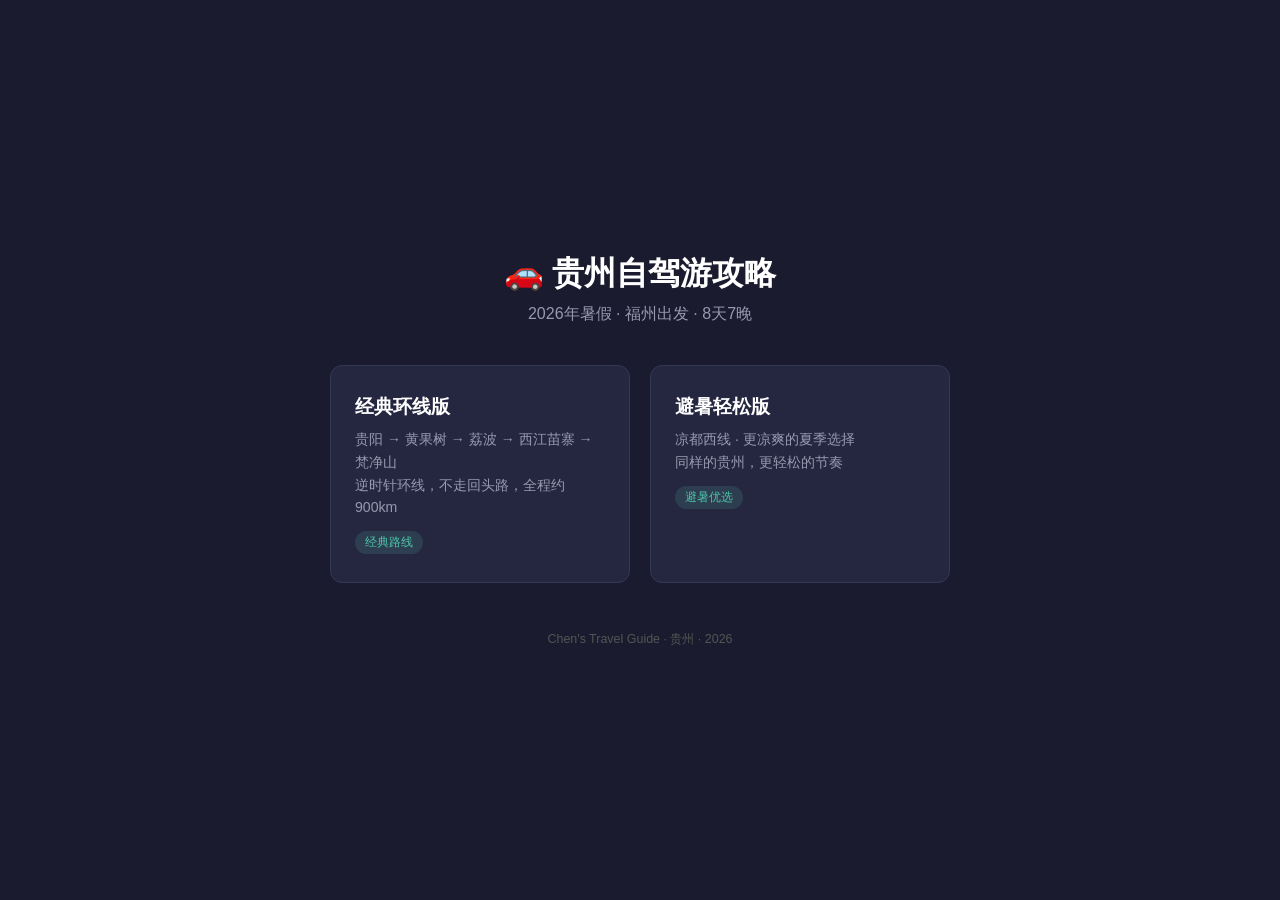
<file: travel/index.html>
<!DOCTYPE html>
<html lang="zh-CN">
<head>
<meta charset="UTF-8">
<meta name="viewport" content="width=device-width, initial-scale=1.0">
<title>贵州自驾游攻略</title>
<style>
  :root {
    --bg: #1a1b2e;
    --card: #252740;
    --accent: #4fc3a8;
    --text: #d0d0dc;
    --text-secondary: #9898b0;
    --border: #353855;
  }
  * { margin:0; padding:0; box-sizing:border-box; }
  body {
    font-family: -apple-system, BlinkMacSystemFont, "Segoe UI", "PingFang SC", "Microsoft YaHei", sans-serif;
    background: var(--bg);
    color: var(--text);
    min-height: 100vh;
    display: flex;
    flex-direction: column;
    align-items: center;
    justify-content: center;
    padding: 24px;
  }
  h1 {
    font-size: 2rem;
    color: #fff;
    margin-bottom: 8px;
  }
  .subtitle {
    color: var(--text-secondary);
    margin-bottom: 40px;
  }
  .cards {
    display: flex;
    gap: 20px;
    flex-wrap: wrap;
    justify-content: center;
    max-width: 700px;
  }
  .card {
    background: var(--card);
    border: 1px solid var(--border);
    border-radius: 12px;
    padding: 28px 24px;
    width: 300px;
    text-decoration: none;
    color: var(--text);
    transition: all 0.2s;
  }
  .card:hover {
    border-color: var(--accent);
    transform: translateY(-2px);
    box-shadow: 0 8px 24px rgba(0,0,0,0.3);
  }
  .card h2 {
    font-size: 1.2rem;
    color: #fff;
    margin-bottom: 8px;
  }
  .card p {
    font-size: .88rem;
    color: var(--text-secondary);
    line-height: 1.6;
  }
  .card .tag {
    display: inline-block;
    font-size: .76rem;
    background: rgba(79, 195, 168, 0.15);
    color: var(--accent);
    padding: 3px 10px;
    border-radius: 12px;
    margin-top: 12px;
  }
  footer {
    margin-top: 48px;
    color: #555;
    font-size: .78rem;
  }
</style>
</head>
<body>
  <h1>🚗 贵州自驾游攻略</h1>
  <p class="subtitle">2026年暑假 · 福州出发 · 8天7晚</p>

  <div class="cards">
    <a href="贵州自驾游攻略.html" class="card">
      <h2>经典环线版</h2>
      <p>贵阳 → 黄果树 → 荔波 → 西江苗寨 → 梵净山<br>逆时针环线，不走回头路，全程约900km</p>
      <span class="tag">经典路线</span>
    </a>
    <a href="贵州避暑轻松自驾游攻略.html" class="card">
      <h2>避暑轻松版</h2>
      <p>凉都西线 · 更凉爽的夏季选择<br>同样的贵州，更轻松的节奏</p>
      <span class="tag">避暑优选</span>
    </a>
  </div>

  <footer>
    <p>Chen's Travel Guide · 贵州 · 2026</p>
  </footer>
</body>
</html>
</file>
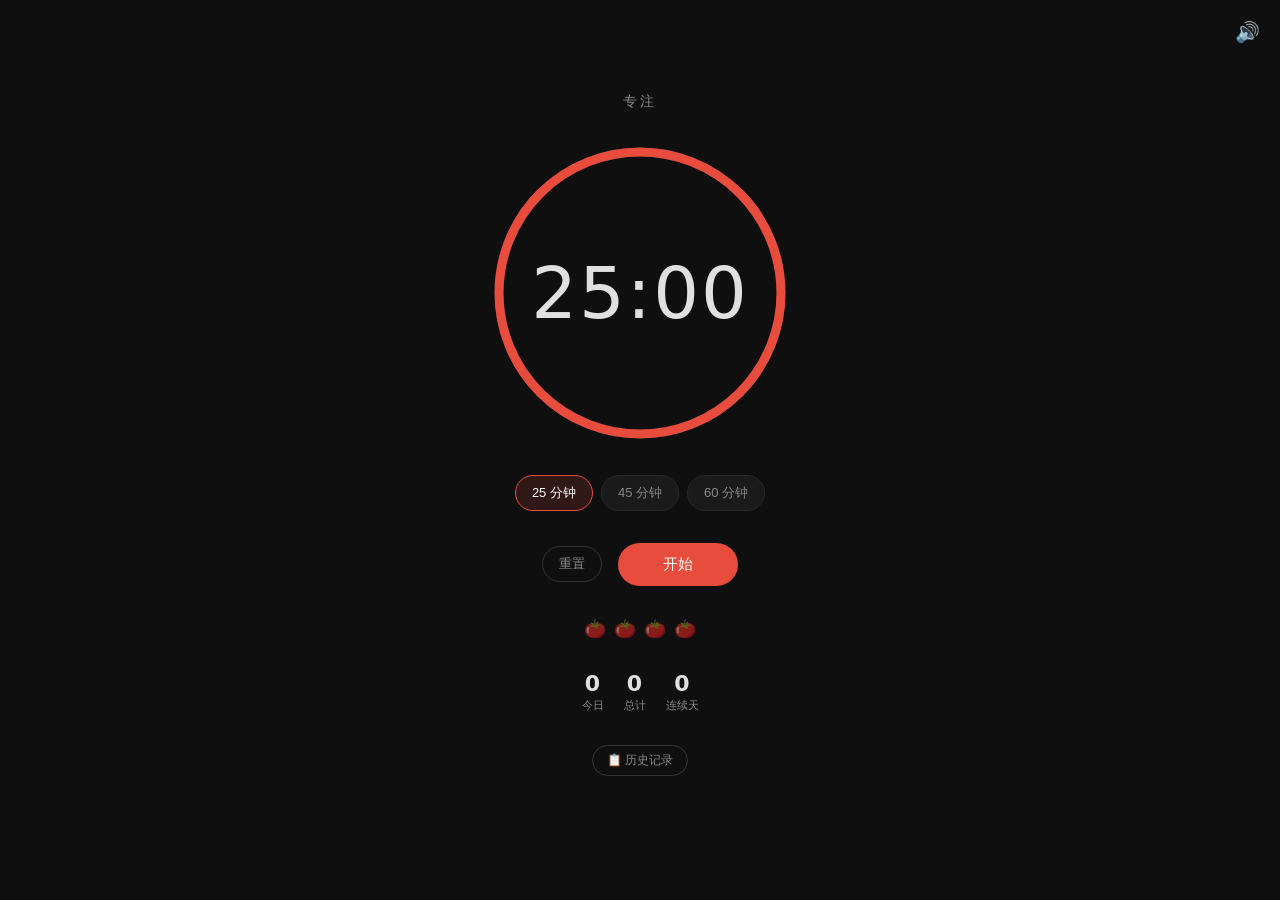
<file: pomodoro.html>
<!DOCTYPE html>
<html lang="zh-CN">
<head>
<meta charset="UTF-8">
<meta name="viewport" content="width=device-width, initial-scale=1.0">
<title>番茄钟</title>
<style>
  :root {
    --bg: #0f0f0f;
    --surface: #1a1a1a;
    --text: #e0e0e0;
    --text-secondary: #888;
    --work: #e74c3c;
    --work-glow: rgba(231, 76, 60, 0.3);
    --short-break: #2ecc71;
    --short-break-glow: rgba(46, 204, 113, 0.3);
    --long-break: #3498db;
    --long-break-glow: rgba(52, 152, 219, 0.3);
    --ring-track: #2a2a2a;
  }

  * { margin: 0; padding: 0; box-sizing: border-box; }

  body {
    font-family: -apple-system, BlinkMacSystemFont, 'Segoe UI', system-ui, sans-serif;
    background: var(--bg);
    color: var(--text);
    display: flex;
    justify-content: center;
    align-items: center;
    min-height: 100vh;
    user-select: none;
    -webkit-user-select: none;
  }

  .app {
    display: flex;
    flex-direction: column;
    align-items: center;
    gap: 32px;
    padding: 40px 32px;
    max-width: 420px;
    width: 100%;
  }

  .mode-label {
    font-size: 14px;
    font-weight: 500;
    letter-spacing: 3px;
    text-transform: uppercase;
    color: var(--text-secondary);
    transition: color 0.4s;
  }

  .timer-container {
    position: relative;
    width: 300px;
    height: 300px;
    display: flex;
    align-items: center;
    justify-content: center;
  }

  .timer-ring {
    position: absolute;
    width: 100%;
    height: 100%;
    transform: rotate(-90deg);
  }

  .timer-ring .track {
    fill: none;
    stroke: var(--ring-track);
    stroke-width: 6;
  }

  .timer-ring .progress {
    fill: none;
    stroke: var(--work);
    stroke-width: 6;
    stroke-linecap: round;
    transition: stroke 0.4s, stroke-dashoffset 0.3s linear;
  }

  .time-display {
    font-size: 72px;
    font-weight: 300;
    font-variant-numeric: tabular-nums;
    letter-spacing: 2px;
    z-index: 1;
  }

  .controls {
    display: flex;
    gap: 16px;
    align-items: center;
  }

  .btn {
    border: none;
    cursor: pointer;
    font-size: 15px;
    font-weight: 500;
    border-radius: 50px;
    padding: 12px 32px;
    transition: all 0.2s;
    outline: none;
  }

  .btn:active { transform: scale(0.96); }

  .btn-primary {
    background: var(--work);
    color: #fff;
    min-width: 120px;
  }
  .btn-primary:hover { filter: brightness(1.1); }

  .btn-ghost {
    background: transparent;
    color: var(--text-secondary);
    border: 1px solid #333;
  }
  .btn-ghost:hover { color: var(--text); border-color: #555; }

  .btn-sm {
    font-size: 13px;
    padding: 8px 16px;
    border-radius: 20px;
  }

  .presets {
    display: flex;
    gap: 8px;
  }

  .preset {
    background: var(--surface);
    border: 1px solid #2a2a2a;
    color: var(--text-secondary);
    cursor: pointer;
    font-size: 13px;
    padding: 8px 16px;
    border-radius: 20px;
    transition: all 0.2s;
  }
  .preset:hover { color: var(--text); border-color: #444; }
  .preset.active { color: #fff; border-color: var(--work); background: rgba(231, 76, 60, 0.15); }

  .session-tracker {
    display: flex;
    gap: 8px;
    font-size: 18px;
    opacity: 0.5;
  }
  .session-tracker .done { opacity: 1; }

  .sound-toggle {
    position: fixed;
    top: 20px;
    right: 20px;
    background: none;
    border: none;
    color: var(--text-secondary);
    font-size: 20px;
    cursor: pointer;
    transition: color 0.2s;
  }
  .sound-toggle:hover { color: var(--text); }

  .notification-banner {
    position: fixed;
    top: -80px;
    left: 50%;
    transform: translateX(-50%);
    background: var(--surface);
    border: 1px solid #333;
    border-radius: 12px;
    padding: 14px 28px;
    font-size: 14px;
    color: var(--text);
    transition: top 0.4s ease;
    z-index: 100;
    box-shadow: 0 8px 32px rgba(0,0,0,0.5);
  }
  .notification-banner.show { top: 24px; }

  @keyframes pulse {
    0%, 100% { opacity: 0.6; }
    50% { opacity: 1; }
  }
  .timer-running .time-display { animation: pulse 2s ease-in-out infinite; }

  .stats-bar {
    display: flex;
    gap: 20px;
    font-size: 13px;
    color: var(--text-secondary);
  }
  .stats-bar .stat { text-align: center; }
  .stats-bar .stat-value { font-size: 22px; font-weight: 600; color: var(--text); }
  .stats-bar .stat-label { font-size: 11px; margin-top: 2px; }

  .history-toggle {
    background: none;
    border: 1px solid #333;
    color: var(--text-secondary);
    cursor: pointer;
    font-size: 12px;
    padding: 6px 14px;
    border-radius: 16px;
    transition: all 0.2s;
  }
  .history-toggle:hover { color: var(--text); border-color: #555; }

  .history-panel {
    width: 100%;
    max-height: 0;
    overflow: hidden;
    transition: max-height 0.35s ease;
  }
  .history-panel.open { max-height: 400px; }

  .history-list {
    background: var(--surface);
    border: 1px solid #2a2a2a;
    border-radius: 12px;
    padding: 16px;
    max-height: 260px;
    overflow-y: auto;
    font-size: 13px;
  }
  .history-list::-webkit-scrollbar { width: 4px; }
  .history-list::-webkit-scrollbar-thumb { background: #333; border-radius: 2px; }

  .history-item {
    display: flex;
    justify-content: space-between;
    align-items: center;
    padding: 8px 0;
    border-bottom: 1px solid #1f1f1f;
    color: var(--text-secondary);
  }
  .history-item:last-child { border-bottom: none; }
  .history-item .date { color: var(--text); }
  .history-empty { text-align: center; color: #555; padding: 20px 0; }

  .history-clear {
    background: none;
    border: none;
    color: #555;
    cursor: pointer;
    font-size: 12px;
    margin-top: 10px;
    float: right;
  }
  .history-clear:hover { color: var(--work); }
</style>
</head>
<body>

<button class="sound-toggle" id="soundToggle" title="声音">🔊</button>
<div class="notification-banner" id="banner"></div>

<div class="app" id="app">
  <div class="mode-label" id="modeLabel">专注</div>

  <div class="timer-container">
    <svg class="timer-ring" viewBox="0 0 200 200">
      <circle class="track" cx="100" cy="100" r="94"/>
      <circle class="progress" id="progressRing" cx="100" cy="100" r="94"
              stroke-dasharray="590.62" stroke-dashoffset="0"/>
    </svg>
    <div class="time-display" id="timeDisplay">25:00</div>
  </div>

  <div class="presets" id="presets">
    <button class="preset active" data-minutes="25">25 分钟</button>
    <button class="preset" data-minutes="45">45 分钟</button>
    <button class="preset" data-minutes="60">60 分钟</button>
  </div>

  <div class="controls">
    <button class="btn btn-ghost btn-sm" id="resetBtn" disabled>重置</button>
    <button class="btn btn-primary" id="startBtn">开始</button>
    <button class="btn btn-ghost btn-sm" id="skipBtn" style="display:none">跳过</button>
  </div>

  <div class="session-tracker" id="sessionTracker"></div>

  <div class="stats-bar" id="statsBar">
    <div class="stat"><div class="stat-value" id="statToday">0</div><div class="stat-label">今日</div></div>
    <div class="stat"><div class="stat-value" id="statTotal">0</div><div class="stat-label">总计</div></div>
    <div class="stat"><div class="stat-value" id="statStreak">0</div><div class="stat-label">连续天</div></div>
  </div>

  <button class="history-toggle" id="historyToggle">📋 历史记录</button>

  <div class="history-panel" id="historyPanel">
    <div class="history-list" id="historyList">
      <div class="history-empty">还没有完成过番茄 🍅</div>
    </div>
    <button class="history-clear" id="historyClear">清除记录</button>
  </div>
</div>

<script>
const CIRCUMFERENCE = 2 * Math.PI * 94; // ~590.62

const TIMERS = {
  work: 25 * 60,
  shortBreak: 5 * 60,
  longBreak: 15 * 60,
};

const LABELS = {
  work: '专注',
  shortBreak: '短休息',
  longBreak: '长休息',
};

let state = {
  mode: 'work',
  timeLeft: TIMERS.work,
  totalTime: TIMERS.work,
  running: false,
  sessions: 0,
  soundOn: true,
  preset: 25,
};

let intervalId = null;
let audioCtx = null;

const $ = (sel) => document.querySelector(sel);
const timeDisplay = $('#timeDisplay');
const progressRing = $('#progressRing');
const startBtn = $('#startBtn');
const resetBtn = $('#resetBtn');
const skipBtn = $('#skipBtn');
const modeLabel = $('#modeLabel');
const sessionTracker = $('#sessionTracker');
const soundToggle = $('#soundToggle');
const banner = $('#banner');
const app = $('#app');
const presetsContainer = $('#presets');

// ── 历史记录 DOM 引用 ──
const statToday = $('#statToday');
const statTotal = $('#statTotal');
const statStreak = $('#statStreak');
const historyToggle = $('#historyToggle');
const historyPanel = $('#historyPanel');
const historyList = $('#historyList');
const historyClear = $('#historyClear');

// ── 历史记录 & 统计 ──
const HISTORY_KEY = 'pomodoro_history';
const MAX_HISTORY = 100;

const HistoryManager = {
  getAll() {
    try {
      return JSON.parse(localStorage.getItem(HISTORY_KEY)) || [];
    } catch { return []; }
  },

  add(entry) {
    const list = this.getAll();
    list.unshift(entry);
    if (list.length > MAX_HISTORY) list.length = MAX_HISTORY;
    localStorage.setItem(HISTORY_KEY, JSON.stringify(list));
  },

  clear() {
    localStorage.removeItem(HISTORY_KEY);
  },

  stats() {
    const list = this.getAll();
    const today = new Date().toISOString().slice(0, 10);
    const todayCount = list.filter(e => e.date === today).length;

    let streak = 0;
    const dates = [...new Set(list.map(e => e.date))].sort().reverse();
    // Start from today if we have entries, otherwise from yesterday
    const start = dates[0] === today ? 0 : 1;
    const now = new Date();
    for (let i = 0, d = start; i < dates.length; i++, d++) {
      const expected = new Date(now);
      expected.setDate(expected.getDate() - d);
      if (dates[i] === expected.toISOString().slice(0, 10)) {
        streak++;
      } else break;
    }

    return { todayCount, total: list.length, streak };
  },
};

function updateStats() {
  const { todayCount, total, streak } = HistoryManager.stats();
  statToday.textContent = todayCount;
  statTotal.textContent = total;
  statStreak.textContent = streak;
}

function renderHistory() {
  const list = HistoryManager.getAll();
  if (list.length === 0) {
    historyList.innerHTML = '<div class="history-empty">还没有完成过番茄 🍅</div>';
    return;
  }
  historyList.innerHTML = list.map(e =>
    `<div class="history-item">
      <span class="date">${e.date}</span>
      <span>${e.time} · ${e.duration}分钟 · 🍅</span>
    </div>`
  ).join('');
}

function recordSession() {
  const now = new Date();
  HistoryManager.add({
    date: now.toISOString().slice(0, 10),
    time: `${String(now.getHours()).padStart(2, '0')}:${String(now.getMinutes()).padStart(2, '0')}`,
    duration: state.preset,
    mode: 'work',
  });
  updateStats();
  renderHistory();
}

let historyOpen = false;
historyToggle.addEventListener('click', () => {
  historyOpen = !historyOpen;
  historyPanel.classList.toggle('open', historyOpen);
  historyToggle.textContent = historyOpen ? '📋 收起' : '📋 历史记录';
  renderHistory();
});

historyClear.addEventListener('click', () => {
  if (confirm('确定要清除所有历史记录吗？')) {
    HistoryManager.clear();
    updateStats();
    renderHistory();
  }
});

function formatTime(seconds) {
  const m = Math.floor(seconds / 60);
  const s = seconds % 60;
  return `${String(m).padStart(2, '0')}:${String(s).padStart(2, '0')}`;
}

function updateDisplay() {
  timeDisplay.textContent = formatTime(state.timeLeft);
  const fraction = state.timeLeft / state.totalTime;
  const offset = CIRCUMFERENCE * (1 - fraction);
  progressRing.setAttribute('stroke-dashoffset', offset);

  const colors = {
    work: 'var(--work)',
    shortBreak: 'var(--short-break)',
    longBreak: 'var(--long-break)',
  };
  progressRing.style.stroke = colors[state.mode];
  startBtn.style.background = colors[state.mode];
  app.className = state.running ? 'app timer-running' : 'app';

  // Highlight active preset
  document.querySelectorAll('.preset').forEach(p => {
    p.classList.toggle('active', Number(p.dataset.minutes) === state.preset);
  });
}

function updateModeUI() {
  modeLabel.textContent = LABELS[state.mode];
  const glowColors = {
    work: 'var(--work-glow)',
    shortBreak: 'var(--short-break-glow)',
    longBreak: 'var(--long-break-glow)',
  };
  document.body.style.setProperty('--current-glow', glowColors[state.mode]);
}

function updateSessionTracker() {
  let html = '';
  const total = Math.floor(state.sessions / 4) * 4 + 4;
  for (let i = 0; i < 4; i++) {
    const done = i < (state.sessions % 4);
    html += `<span class="${done ? 'done' : ''}">🍅</span>`;
  }
  sessionTracker.innerHTML = html;
}

function playSound() {
  if (!state.soundOn) return;
  if (!audioCtx) audioCtx = new (window.AudioContext || window.webkitAudioContext)();

  const now = audioCtx.currentTime;
  [0, 0.15, 0.3].forEach((delay, i) => {
    const osc = audioCtx.createOscillator();
    const gain = audioCtx.createGain();
    osc.connect(gain);
    gain.connect(audioCtx.destination);
    osc.frequency.value = i === 0 ? 880 : i === 1 ? 1100 : 660;
    osc.type = 'sine';
    gain.gain.setValueAtTime(0.3, now + delay);
    gain.gain.exponentialRampToValueAtTime(0.01, now + delay + 0.3);
    osc.start(now + delay);
    osc.stop(now + delay + 0.3);
  });
}

function notify(title, body) {
  playSound();

  banner.textContent = `${title} — ${body}`;
  banner.classList.add('show');
  setTimeout(() => banner.classList.remove('show'), 3000);

  if (Notification.permission === 'granted') {
    new Notification(title, { body, icon: 'data:image/svg+xml,<svg xmlns="http://www.w3.org/2000/svg" viewBox="0 0 100 100"><text y=".9em" font-size="90">🍅</text></svg>' });
  } else if (Notification.permission === 'default') {
    Notification.requestPermission();
  }
}

function stopTimer() {
  clearInterval(intervalId);
  intervalId = null;
  state.running = false;
  startBtn.textContent = '开始';
  resetBtn.disabled = false;
  skipBtn.style.display = 'none';
  updateDisplay();
}

function startTimer() {
  if (state.running) {
    // Pause
    stopTimer();
    startBtn.textContent = '继续';
    return;
  }

  state.running = true;
  startBtn.textContent = '暂停';
  resetBtn.disabled = true;
  if (state.mode !== 'work') {
    skipBtn.style.display = '';
  }
  updateDisplay();

  intervalId = setInterval(() => {
    state.timeLeft--;
    updateDisplay();

    if (state.timeLeft <= 0) {
      clearInterval(intervalId);
      state.running = false;

      if (state.mode === 'work') {
        state.sessions++;
        recordSession();
        updateSessionTracker();

        if (state.sessions % 4 === 0) {
          state.mode = 'longBreak';
          state.timeLeft = TIMERS.longBreak;
          state.totalTime = TIMERS.longBreak;
        } else {
          state.mode = 'shortBreak';
          state.timeLeft = TIMERS.shortBreak;
          state.totalTime = TIMERS.shortBreak;
        }
        notify('工作完成！', '休息一下吧 🎉');
      } else {
        state.mode = 'work';
        state.timeLeft = state.preset * 60;
        state.totalTime = state.preset * 60;
        notify('休息结束！', '开始新的番茄 🍅');
      }

      updateModeUI();
      updateDisplay();
      startBtn.textContent = '开始';
      resetBtn.disabled = false;
      skipBtn.style.display = 'none';
    }
  }, 1000);
}

function resetTimer() {
  stopTimer();
  state.mode = 'work';
  state.timeLeft = state.preset * 60;
  state.totalTime = state.preset * 60;
  state.sessions = 0;
  updateModeUI();
  updateDisplay();
  updateSessionTracker();
  resetBtn.disabled = true;
}

function skipToNext() {
  stopTimer();

  if (state.mode === 'work') {
    state.sessions++;
    updateSessionTracker();
    if (state.sessions % 4 === 0) {
      state.mode = 'longBreak';
      state.timeLeft = TIMERS.longBreak;
      state.totalTime = TIMERS.longBreak;
    } else {
      state.mode = 'shortBreak';
      state.timeLeft = TIMERS.shortBreak;
      state.totalTime = TIMERS.shortBreak;
    }
  } else {
    state.mode = 'work';
    state.timeLeft = state.preset * 60;
    state.totalTime = state.preset * 60;
  }

  updateModeUI();
  updateDisplay();
  resetBtn.disabled = false;
  skipBtn.style.display = 'none';
  startBtn.textContent = '开始';
}

startBtn.addEventListener('click', startTimer);
resetBtn.addEventListener('click', resetTimer);
skipBtn.addEventListener('click', skipToNext);

soundToggle.addEventListener('click', () => {
  state.soundOn = !state.soundOn;
  soundToggle.textContent = state.soundOn ? '🔊' : '🔇';
});

presetsContainer.addEventListener('click', (e) => {
  if (!e.target.classList.contains('preset')) return;
  if (state.running) return;

  const mins = Number(e.target.dataset.minutes);
  state.preset = mins;
  state.timeLeft = mins * 60;
  state.totalTime = mins * 60;
  state.mode = 'work';
  state.sessions = 0;
  updateModeUI();
  updateDisplay();
  updateSessionTracker();
});

// Keyboard shortcuts
document.addEventListener('keydown', (e) => {
  if (e.code === 'Space') {
    e.preventDefault();
    startTimer();
  } else if (e.code === 'KeyR' && !e.ctrlKey && !e.metaKey) {
    resetTimer();
  } else if (e.code === 'KeyS' && !e.ctrlKey && !e.metaKey) {
    skipToNext();
  }
});

// Initial render
updateModeUI();
updateDisplay();
updateSessionTracker();
updateStats();
</script>
</body>
</html>
</file>
